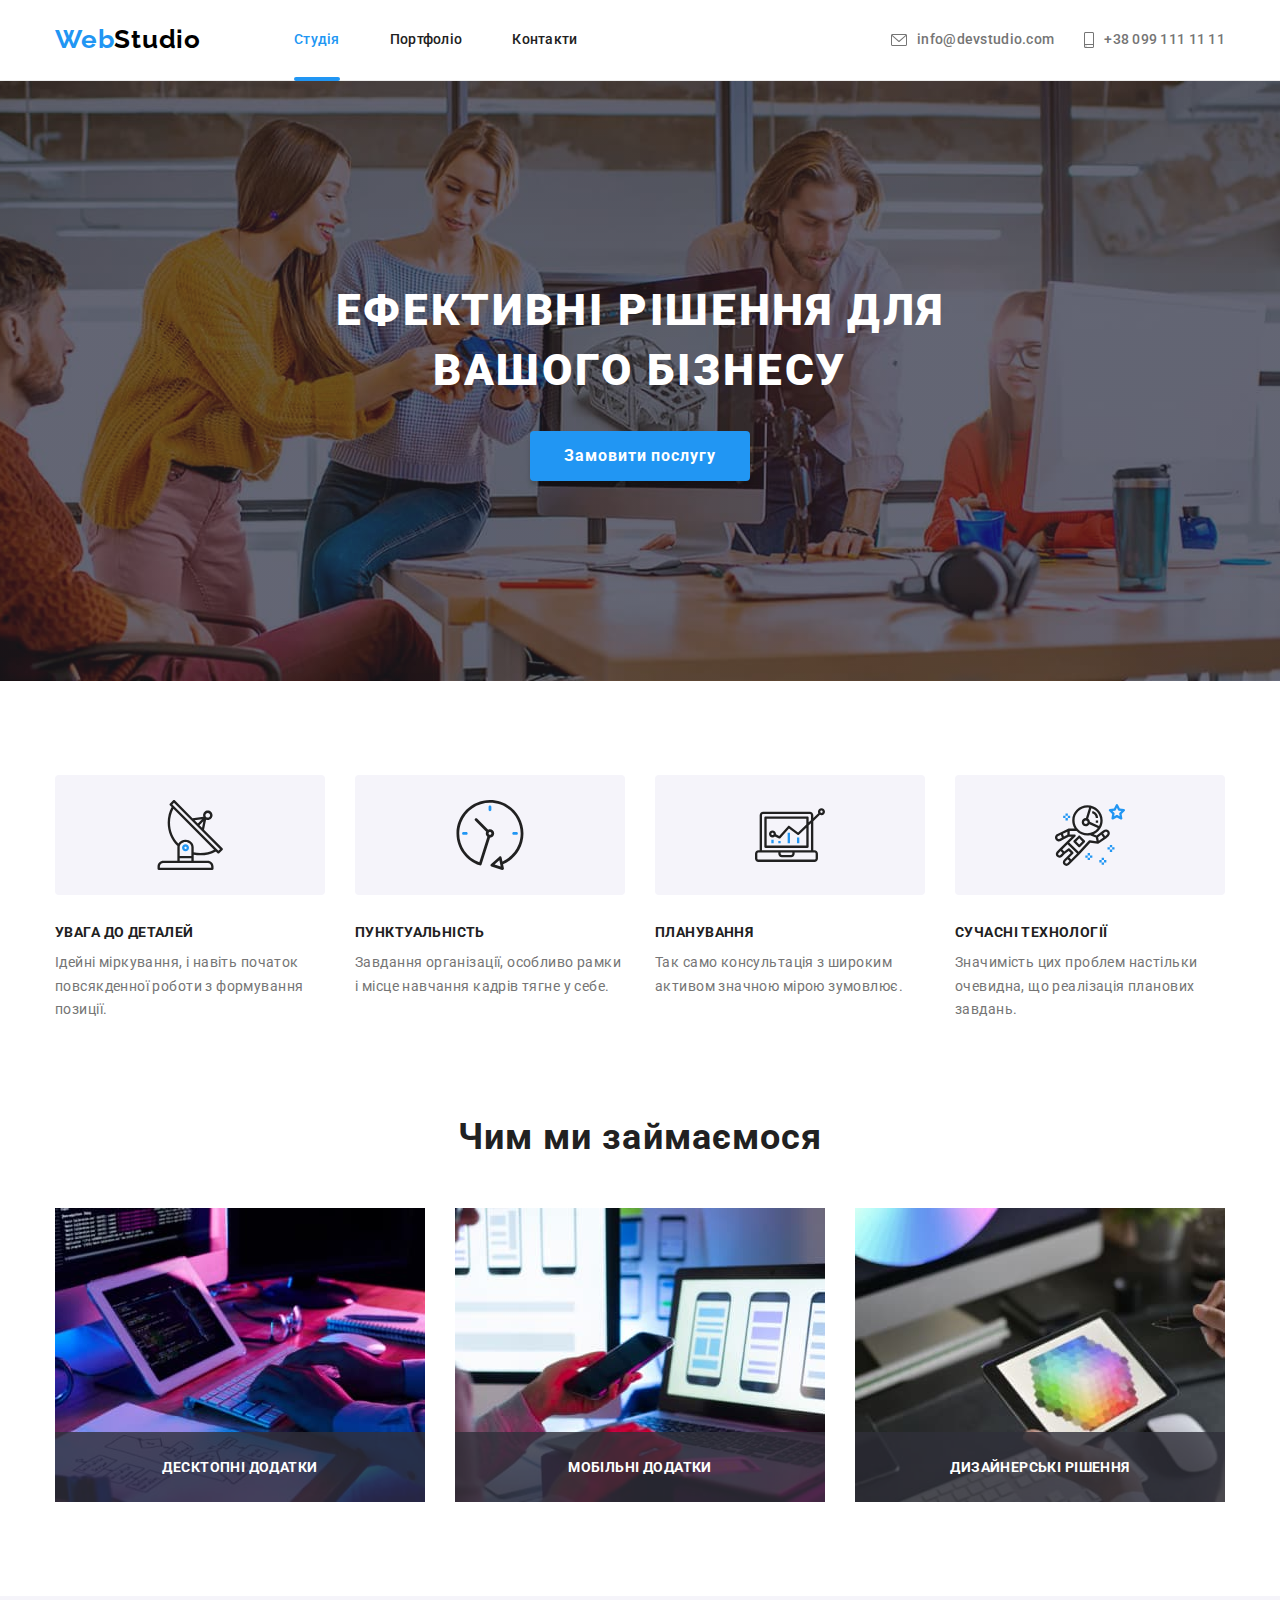
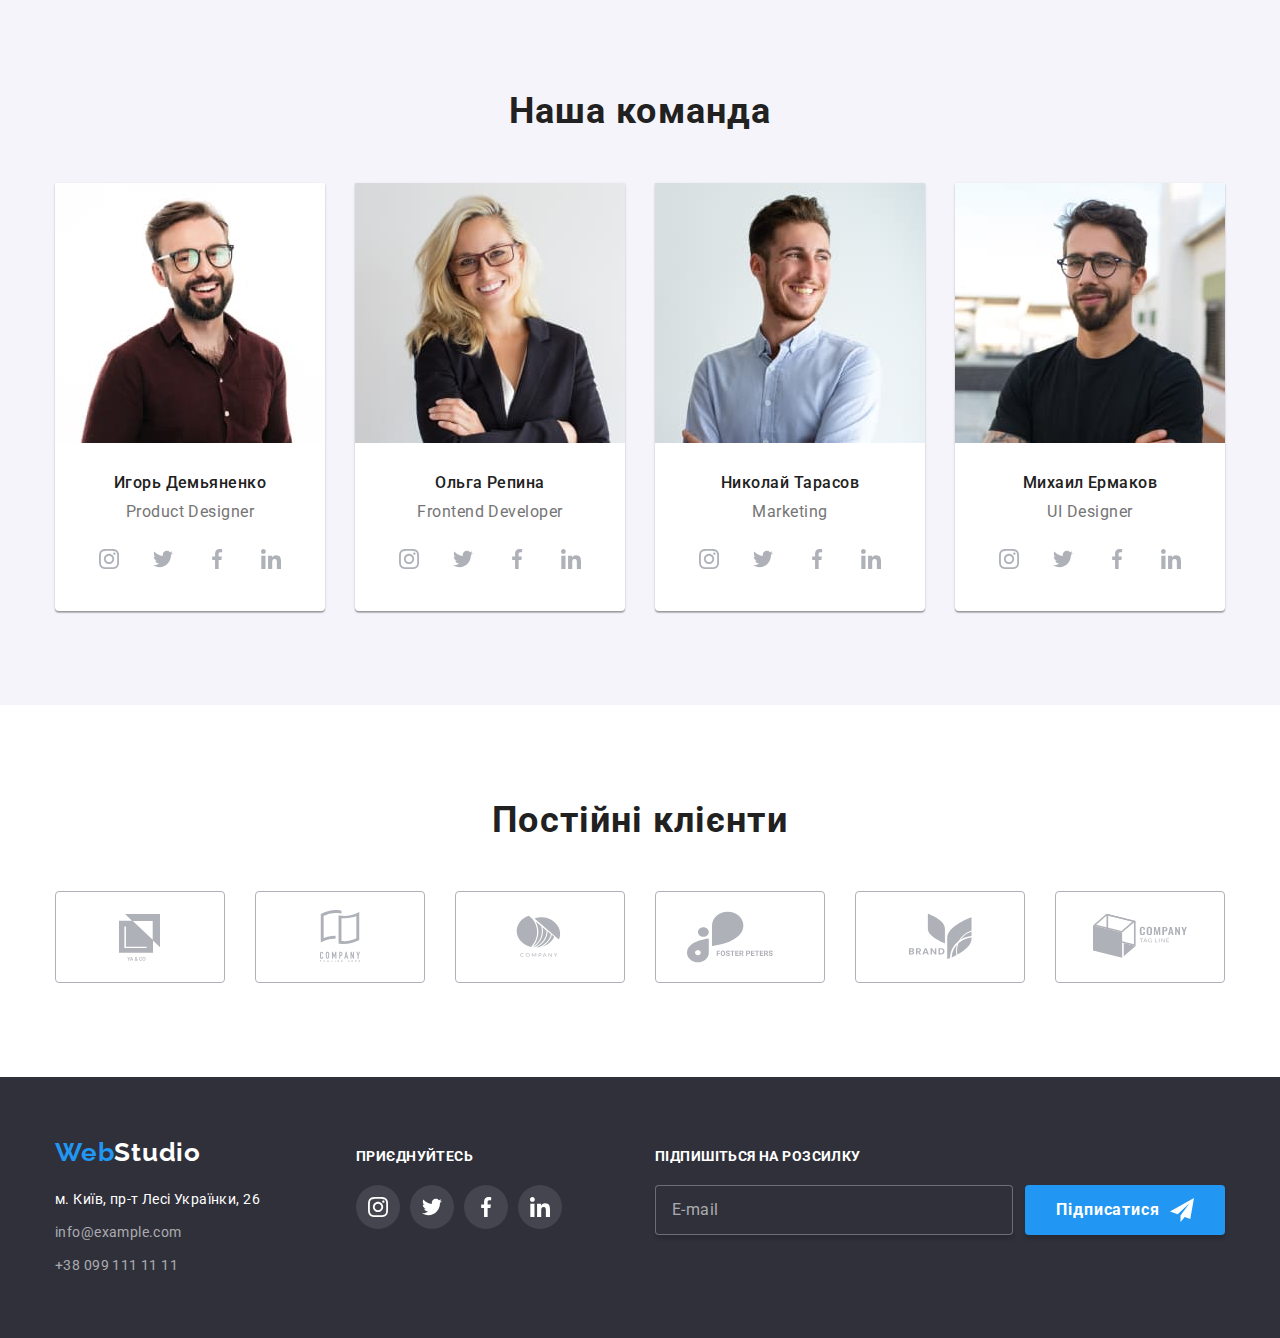
<file: index.html>
<!DOCTYPE html>
<html lang="ru">
  <head>
    <meta charset="UTF-8" />
    <meta name="viewport" content="width=device-width, initial-scale=1.0" />
    <title>Студия</title>
    <link
      rel="stylesheet"
      href="https://cdnjs.cloudflare.com/ajax/libs/modern-normalize/1.1.0/modern-normalize.min.css"
    />
    <link rel="preconnect" href="https://fonts.googleapis.com" />
    <link rel="preconnect" href="https://fonts.gstatic.com" crossorigin />
    <link
      href="https://fonts.googleapis.com/css2?family=Raleway:wght@700&family=Roboto:wght@400;500;700;900&display=swap"
      rel="stylesheet"
    />
    <link rel="stylesheet" href="./css/main.min.css" />
  </head>
  <body>
    <header class="header">
      <div class="header__container container">
        <!--Logo-->
        <a class="header__logo logo" href="./index.html">
          Web<span class="logo__dark">Studio</span>
        </a>
        <!-- Menu button open -->
        <button
          class="header__menu-btn menu-btn js-open-menu"
          aria-expanded="false"
          aria-controls="mobile-menu"
        >
          <svg class="menu-btn__icon" width="40" height="40">
            <use href="./images/icons.svg#menu-open-btn"></use>
          </svg>
        </button>
        <div class="menu-container js-menu-container" id="mobile-menu">
          <!-- Menu button close -->
          <button class="menu-container__menu-btn menu-btn js-close-menu">
            <svg class="menu-btn__icon" width="40" height="40">
              <use href="./images/icons.svg#menu-close-btn"></use>
            </svg>
          </button>
          <!--Navigation-->
          <nav class="site-nav">
            <ul class="site-nav__list">
              <li class="site-nav__item">
                <a class="site-nav__link site-nav__link--current" href="./index.html">Студія</a>
              </li>
              <li class="site-nav__item">
                <a class="site-nav__link" href="./portfolio.html">Портфоліо</a>
              </li>
              <li class="site-nav__item"><a class="site-nav__link" href="">Контакти</a></li>
            </ul>
          </nav>
          <!--Contacts-->
          <ul class="header-contacts">
            <li class="header-contacts__item">
              <a class="header-contacts__link" href="mailto:info@devstudio.com">
                <svg class="header-contacts__icon" width="16" height="12">
                  <use href="./images/icons.svg#envelope"></use>
                </svg>
                info@devstudio.com
              </a>
            </li>
            <li class="header-contacts__item">
              <a
                class="header-contacts__link header-contacts__link--accent"
                href="tel:+380991111111"
              >
                <svg class="header-contacts__icon" width="10" height="16">
                  <use href="./images/icons.svg#smartphone"></use>
                </svg>
                +38 099 111 11 11
              </a>
            </li>
          </ul>
          <!-- Socials -->
          <ul class="menu-socials">
            <li class="menu-socials__item"><a href="" class="menu-socials__link">Instagram</a></li>
            <li class="menu-socials__item"><a href="" class="menu-socials__link">Twitter</a></li>
            <li class="menu-socials__item"><a href="" class="menu-socials__link">Facebook</a></li>
            <li class="menu-socials__item"><a href="" class="menu-socials__link">LinkedIn</a></li>
          </ul>
        </div>
      </div>
    </header>

    <main>
      <!--Hero section-->
      <section class="hero">
        <div class="container">
          <h1 class="hero__title">
            Ефективні рішення для <br />
            вашого бізнесу
          </h1>
          <button class="hero__button button" type="button" data-modal-open>
            Замовити послугу
          </button>
        </div>
      </section>

      <!--Features -->
      <section class="section">
        <div class="container">
          <h2 class="visually-hidden">Особливості</h2>
          <ul class="features">
            <li class="features__item">
              <div class="features__thumb">
                <svg class="features__icon" width="70" height="70">
                  <use href="./images/icons.svg#features-aerial"></use>
                </svg>
              </div>
              <h3 class="feature__title">Увага до деталей</h3>
              <p class="feature__description">
                Ідейні міркування, і навіть початок повсякденної роботи з формування позиції.
              </p>
            </li>
            <li class="features__item">
              <div class="features__thumb">
                <svg class="features__icon" width="70" height="70">
                  <use href="./images/icons.svg#features-clock"></use>
                </svg>
              </div>
              <h3 class="feature__title">Пунктуальність</h3>
              <p class="feature__description">
                Завдання організації, особливо рамки і місце навчання кадрів тягне у себе.
              </p>
            </li>
            <li class="features__item">
              <div class="features__thumb">
                <svg class="features__icon" width="70" height="70">
                  <use href="./images/icons.svg#features-diagram"></use>
                </svg>
              </div>
              <h3 class="feature__title">Планування</h3>
              <p class="feature__description">
                Так само консультація з широким активом значною мірою зумовлює.
              </p>
            </li>
            <li class="features__item">
              <div class="features__thumb">
                <svg class="features__icon" width="70" height="70">
                  <use href="./images/icons.svg#features-astronaut"></use>
                </svg>
              </div>
              <h3 class="feature__title">Сучасні технології</h3>
              <p class="feature__description">
                Значимість цих проблем настільки очевидна, що реалізація планових завдань.
              </p>
            </li>
          </ul>
        </div>
      </section>

      <!--What we do-->
      <section class="section section--no-top-padding section--shown-on-desktop-only">
        <div class="container">
          <h2 class="section__title">Чим ми займаємося</h2>
          <ul class="what-we-do-list">
            <li class="what-we-do-list__item">
              <img
                src="./images/what-we-do-img01.jpg"
                srcset="./images/what-we-do-img01.jpg 1x, ./images/what-we-do-img01-2x.jpg 2x"
                alt="Робота з кодом"
                width="370"
              />
              <div class="what-we-do-list__overlay">
                <h3 class="what-we-do-list__title">Десктопні додатки</h3>
              </div>
            </li>
            <li class="what-we-do-list__item">
              <img
                src="./images/what-we-do-img02.jpg"
                srcset="./images/what-we-do-img02.jpg 1x, ./images/what-we-do-img02-2x.jpg 2x"
                alt="Адаптація сайту до мобільних пристроїв"
                width="370"
              />
              <div class="what-we-do-list__overlay">
                <h3 class="what-we-do-list__title">Мобільні додатки</h3>
              </div>
            </li>
            <li class="what-we-do-list__item">
              <img
                src="./images/what-we-do-img03.jpg"
                srcset="./images/what-we-do-img03.jpg 1x, ./images/what-we-do-img03-2x.jpg 2x"
                alt="Підбір кольору"
                width="370"
              />
              <div class="what-we-do-list__overlay">
                <h3 class="what-we-do-list__title">Дизайнерські рішення</h3>
              </div>
            </li>
          </ul>
        </div>
      </section>

      <!--Our team-->
      <section class="section section--team-bg">
        <div class="container">
          <h2 class="section__title">Наша команда</h2>
          <ul class="team">
            <li class="team__item">
              <picture>
                <source
                  srcset="
                    ./images/our-team-photo-igor-demjanenko.jpg    1x,
                    ./images/our-team-photo-igor-demjanenko-2x.jpg 2x
                  "
                  media="(min-width: 1200px)"
                  type="image/jpeg"
                />
                <source
                  srcset="
                    ./images/our-team-photo-igor-demjanenko-tablet.jpg    1x,
                    ./images/our-team-photo-igor-demjanenko-tablet-2x.jpg 2x
                  "
                  media="(min-width: 768px)"
                  type="image/jpeg"
                />
                <source
                  srcset="
                    ./images/our-team-photo-igor-demjanenko-mob.jpg    1x,
                    ./images/our-team-photo-igor-demjanenko-mob-2x.jpg 2x
                  "
                  media="(max-width: 767px)"
                  type="image/jpeg"
                />
                <img
                  src="./images/our-team-photo-igor-demjanenko-mob.jpg"
                  alt="Фотография"
                  width="450"
                  height="460"
                />
              </picture>
              <div class="team__box">
                <h3 class="team__title">Игорь Демьяненко</h3>
                <p class="team__text">Product Designer</p>
                <ul class="socials">
                  <li class="socials__item">
                    <a href="" class="socials__link" aria-label="Instagram">
                      <span class="visually-hidden">Instagram</span>
                      <svg class="socials__icon" width="20" height="20">
                        <use href="./images/icons.svg#socials-instagram"></use>
                      </svg>
                    </a>
                  </li>
                  <li class="socials__item">
                    <a href="" class="socials__link" aria-label="Twitter">
                      <span class="visually-hidden">Twitter</span>
                      <svg class="socials__icon" width="20" height="20">
                        <use href="./images/icons.svg#socials-twitter"></use>
                      </svg>
                    </a>
                  </li>
                  <li class="socials__item">
                    <a href="" class="socials__link" aria-label="Facebook">
                      <span class="visually-hidden">Facebook</span>
                      <svg class="socials__icon" width="20" height="20">
                        <use href="./images/icons.svg#socials-facebook"></use>
                      </svg>
                    </a>
                  </li>
                  <li class="socials__item">
                    <a href="" class="socials__link" aria-label="Linked in">
                      <span class="visually-hidden">Linked in</span>
                      <svg class="socials__icon" width="20" height="20">
                        <use href="./images/icons.svg#socials__linkedin"></use>
                      </svg>
                    </a>
                  </li>
                </ul>
              </div>
            </li>
            <li class="team__item">
              <picture>
                <source
                  srcset="
                    ./images/our-team-photo-olga-repina.jpg    1x,
                    ./images/our-team-photo-olga-repina-2x.jpg 2x
                  "
                  media="(min-width: 1200px)"
                  type="image/jpeg"
                />
                <source
                  srcset="
                    ./images/our-team-photo-olga-repina-tablet.jpg    1x,
                    ./images/our-team-photo-olga-repina-tablet-2x.jpg 2x
                  "
                  media="(min-width: 768px)"
                  type="image/jpeg"
                />
                <source
                  srcset="
                    ./images/our-team-photo-olga-repina-mob.jpg    1x,
                    ./images/our-team-photo-olga-repina-mob-2x.jpg 2x
                  "
                  media="(max-width: 767px)"
                  type="image/jpeg"
                />
                <img
                  src="./images/our-team-photo-olga-repina-mob.jpg"
                  alt="Фотография"
                  width="450"
                  height="460"
                />
              </picture>
              <div class="team__box">
                <h3 class="team__title">Ольга Репина</h3>
                <p class="team__text">Frontend Developer</p>
                <ul class="socials">
                  <li class="socials__item">
                    <a href="" class="socials__link" aria-label="Instagram">
                      <span class="visually-hidden">Instagram</span>
                      <svg class="socials__icon" width="20" height="20">
                        <use href="./images/icons.svg#socials-instagram"></use>
                      </svg>
                    </a>
                  </li>
                  <li class="socials__item">
                    <a href="" class="socials__link" aria-label="Twitter">
                      <span class="visually-hidden">Twitter</span>
                      <svg class="socials__icon" width="20" height="20">
                        <use href="./images/icons.svg#socials-twitter"></use>
                      </svg>
                    </a>
                  </li>
                  <li class="socials__item">
                    <a href="" class="socials__link" aria-label="Facebook">
                      <span class="visually-hidden">Facebook</span>
                      <svg class="socials__icon" width="20" height="20">
                        <use href="./images/icons.svg#socials-facebook"></use>
                      </svg>
                    </a>
                  </li>
                  <li class="socials__item">
                    <a href="" class="socials__link" aria-label="Linked in">
                      <span class="visually-hidden">Linked in</span>
                      <svg class="socials__icon" width="20" height="20">
                        <use href="./images/icons.svg#socials__linkedin"></use>
                      </svg>
                    </a>
                  </li>
                </ul>
              </div>
            </li>
            <li class="team__item">
              <picture>
                <source
                  srcset="
                    ./images/our-team-photo-nikolai-tarasov.jpg    1x,
                    ./images/our-team-photo-nikolai-tarasov-2x.jpg 2x
                  "
                  media="(min-width: 1200px)"
                  type="image/jpeg"
                />
                <source
                  srcset="
                    ./images/our-team-photo-nikolai-tarasov-tablet.jpg    1x,
                    ./images/our-team-photo-nikolai-tarasov-tablet-2x.jpg 2x
                  "
                  media="(min-width: 768px)"
                  type="image/jpeg"
                />
                <source
                  srcset="
                    ./images/our-team-photo-nikolai-tarasov-mob.jpg    1x,
                    ./images/our-team-photo-nikolai-tarasov-mob-2x.jpg 2x
                  "
                  media="(max-width: 767px)"
                  type="image/jpeg"
                />
                <img
                  src="./images/our-team-photo-nikolai-tarasov-mob.jpg"
                  alt="Фотография"
                  width="450"
                  height="460"
                />
              </picture>
              <div class="team__box">
                <h3 class="team__title">Николай Тарасов</h3>
                <p class="team__text">Marketing</p>
                <ul class="socials">
                  <li class="socials__item">
                    <a href="" class="socials__link" aria-label="Instagram">
                      <span class="visually-hidden">Instagram</span>
                      <svg class="socials__icon" width="20" height="20">
                        <use href="./images/icons.svg#socials-instagram"></use>
                      </svg>
                    </a>
                  </li>
                  <li class="socials__item">
                    <a href="" class="socials__link" aria-label="Twitter">
                      <span class="visually-hidden">Twitter</span>
                      <svg class="socials__icon" width="20" height="20">
                        <use href="./images/icons.svg#socials-twitter"></use>
                      </svg>
                    </a>
                  </li>
                  <li class="socials__item">
                    <a href="" class="socials__link" aria-label="Facebook">
                      <span class="visually-hidden">Facebook</span>
                      <svg class="socials__icon" width="20" height="20">
                        <use href="./images/icons.svg#socials-facebook"></use>
                      </svg>
                    </a>
                  </li>
                  <li class="socials__item">
                    <a href="" class="socials__link" aria-label="Linked in">
                      <span class="visually-hidden">Linked in</span>
                      <svg class="socials__icon" width="20" height="20">
                        <use href="./images/icons.svg#socials__linkedin"></use>
                      </svg>
                    </a>
                  </li>
                </ul>
              </div>
            </li>
            <li class="team__item">
              <picture>
                <source
                  srcset="
                    ./images/our-team-photo-mihail-ermakov.jpg    1x,
                    ./images/our-team-photo-mihail-ermakov-2x.jpg 2x
                  "
                  media="(min-width: 1200px)"
                  type="image/jpeg"
                />
                <source
                  srcset="
                    ./images/our-team-photo-mihail-ermakov-tablet.jpg    1x,
                    ./images/our-team-photo-mihail-ermakov-tablet-2x.jpg 2x
                  "
                  media="(min-width: 768px)"
                  type="image/jpeg"
                />
                <source
                  srcset="
                    ./images/our-team-photo-mihail-ermakov-mob.jpg    1x,
                    ./images/our-team-photo-mihail-ermakov-mob-2x.jpg 2x
                  "
                  media="(max-width: 767px)"
                  type="image/jpeg"
                />
                <img
                  src="./images/our-team-photo-mihail-ermakov-mob.jpg"
                  alt="Фотография"
                  width="450"
                  height="460"
                />
              </picture>
              <div class="team__box">
                <h3 class="team__title">Михаил Ермаков</h3>
                <p class="team__text">UI Designer</p>
                <ul class="socials">
                  <li class="socials__item">
                    <a href="" class="socials__link" aria-label="Instagram">
                      <span class="visually-hidden">Instagram</span>
                      <svg class="socials__icon" width="20" height="20">
                        <use href="./images/icons.svg#socials-instagram"></use>
                      </svg>
                    </a>
                  </li>
                  <li class="socials__item">
                    <a href="" class="socials__link" aria-label="Twitter">
                      <span class="visually-hidden">Twitter</span>
                      <svg class="socials__icon" width="20" height="20">
                        <use href="./images/icons.svg#socials-twitter"></use>
                      </svg>
                    </a>
                  </li>
                  <li class="socials__item">
                    <a href="" class="socials__link" aria-label="Facebook">
                      <span class="visually-hidden">Facebook</span>
                      <svg class="socials__icon" width="20" height="20">
                        <use href="./images/icons.svg#socials-facebook"></use>
                      </svg>
                    </a>
                  </li>
                  <li class="socials__item">
                    <a href="" class="socials__link" aria-label="Linked in">
                      <span class="visually-hidden">Linked in</span>
                      <svg class="socials__icon" width="20" height="20">
                        <use href="./images/icons.svg#socials__linkedin"></use>
                      </svg>
                    </a>
                  </li>
                </ul>
              </div>
            </li>
          </ul>
        </div>
      </section>

      <!-- Customers -->
      <section class="section">
        <div class="container">
          <h2 class="section__title">Постійні клієнти</h2>
          <ul class="customers">
            <li class="customers__item">
              <a href="" class="customers__link">
                <svg class="customers__icon" width="106" height="60">
                  <use href="./images/icons.svg#client1"></use>
                </svg>
              </a>
            </li>
            <li class="customers__item">
              <a href="" class="customers__link">
                <svg class="customers__icon" width="106" height="60">
                  <use href="./images/icons.svg#client2"></use>
                </svg>
              </a>
            </li>
            <li class="customers__item">
              <a href="" class="customers__link">
                <svg class="customers__icon" width="106" height="60">
                  <use href="./images/icons.svg#client3"></use>
                </svg>
              </a>
            </li>
            <li class="customers__item">
              <a href="" class="customers__link">
                <svg class="customers__icon" width="106" height="60">
                  <use href="./images/icons.svg#client4"></use>
                </svg>
              </a>
            </li>
            <li class="customers__item">
              <a href="" class="customers__link">
                <svg class="customers__icon" width="106" height="60">
                  <use href="./images/icons.svg#client5"></use>
                </svg>
              </a>
            </li>
            <li class="customers__item">
              <a href="" class="customers__link">
                <svg class="customers__icon" width="106" height="60">
                  <use href="./images/icons.svg#client6"></use>
                </svg>
              </a>
            </li>
          </ul>
        </div>
      </section>
    </main>

    <footer class="footer">
      <div class="container">
        <div class="footer__wrap">
          <div class="footer-address">
            <!--Logo-->
            <a class="footer-address__logo logo" href="./index.html">
              Web<span class="logo__light">Studio</span>
            </a>
            <address class="footer-address__address">
              <ul class="footer-address__list">
                <!--Address-->
                <li class="footer-address__item">
                  <a
                    class="footer-address__link footer-address__link--physical"
                    href="https://www.google.com.ua/maps/place/%D0%B1%D1%83%D0%BB.+%D0%9B%D0%B5%D1%81%D0%B8+%D0%A3%D0%BA%D1%80%D0%B0%D0%B8%D0%BD%D0%BA%D0%B8,+26,+%D0%9A%D0%B8%D0%B5%D0%B2,+02000/"
                  >
                    м. Київ, пр-т Лесі Українки, 26
                  </a>
                </li>
                <!--Contacts-->
                <li class="footer-address__item">
                  <a class="footer-address__link" href="mailto:info@example.com">
                    info@example.com
                  </a>
                </li>
                <li class="footer-address__item">
                  <a class="footer-address__link" href="tel:+380991111111">+38 099 111 11 11</a>
                </li>
              </ul>
            </address>
          </div>
          <div class="footer-invitation">
            <h2 class="footer-invitation__title">Приєднуйтесь</h2>
            <ul class="socials">
              <li class="socials__item">
                <a href="" class="socials__link socials__link--dark" aria-label="Instagram">
                  <span class="visually-hidden">Instagram</span>
                  <svg class="socials__icon" width="20" height="20">
                    <use href="./images/icons.svg#socials-instagram"></use>
                  </svg>
                </a>
              </li>
              <li class="socials__item">
                <a href="" class="socials__link socials__link--dark" aria-label="Twitter">
                  <span class="visually-hidden">Twitter</span>
                  <svg class="socials__icon" width="20" height="20">
                    <use href="./images/icons.svg#socials-twitter"></use>
                  </svg>
                </a>
              </li>
              <li class="socials__item">
                <a href="" class="socials__link socials__link--dark" aria-label="Facebook">
                  <span class="visually-hidden">Facebook</span>
                  <svg class="socials__icon" width="20" height="20">
                    <use href="./images/icons.svg#socials-facebook"></use>
                  </svg>
                </a>
              </li>
              <li class="socials__item">
                <a href="" class="socials__link socials__link--dark" aria-label="Linked in">
                  <span class="visually-hidden">Linked in</span>
                  <svg class="socials__icon" width="20" height="20">
                    <use href="./images/icons.svg#socials__linkedin"></use>
                  </svg>
                </a>
              </li>
            </ul>
          </div>
          <form class="subscription-form">
            <label class="subscription-form__title" for="subscription-email">
              Підпишіться на розсилку
            </label>
            <div class="subscription-form__wrap">
              <input
                class="subscription-form__field-email"
                type="email"
                name="subscription-email"
                id="subscription-email"
                placeholder="E-mail"
              />
              <button class="subscription-form__button button button--no-padding" type="submit">
                Підписатися
                <svg class="button__icon" width="24" height="24">
                  <use href="./images/icons.svg#form-send"></use>
                </svg>
              </button>
            </div>
          </form>
        </div>
      </div>
    </footer>

    <!-- Modal window -->
    <div class="backdrop is-hidden" data-modal>
      <div class="modal">
        <button class="modal__btn-close" type="button" data-modal-close>
          <svg class="modal__btn-close-icon" width="18" height="18">
            <use href="./images/icons.svg#cross"></use>
          </svg>
        </button>
        <form class="order-form" name="order">
          <h2 class="order-form__title">Залиште свої дані, ми вам передзвонимо</h2>

          <label class="order-text-field">
            <span class="order-text-field__label">Ім'я</span>
            <span class="order-text-field__input-wrap">
              <input class="order-text-field__input" type="text" name="username" autofocus />
              <svg class="order-text-field__icon" width="18" height="18">
                <use href="./images/icons.svg#form-person"></use>
              </svg>
            </span>
          </label>

          <label class="order-text-field">
            <span class="order-text-field__label">Телефон</span>
            <span class="order-text-field__input-wrap">
              <input class="order-text-field__input" type="tel" name="phone" />
              <svg class="order-text-field__icon" width="18" height="18">
                <use href="./images/icons.svg#form-phone"></use>
              </svg>
            </span>
          </label>

          <label class="order-text-field">
            <span class="order-text-field__label">Пошта</span>
            <span class="order-text-field__input-wrap">
              <input class="order-text-field__input" type="email" name="mail" />
              <svg class="order-text-field__icon" width="18" height="18">
                <use href="./images/icons.svg#form-mail"></use>
              </svg>
            </span>
          </label>

          <label class="order-text-field order-text-field--multiline">
            <span class="order-text-field__label">Коментар</span>
            <textarea
              class="order-text-field__input order-text-field__input--multiline"
              name="comment"
              id="comment"
              placeholder="Введіть текст"
            ></textarea>
          </label>

          <label class="order-checkbox-field">
            <input class="order-checkbox-field__input" type="checkbox" name="policy" />
            <span class="order-checkbox-field__checkbox-custom">
              <svg class="order-checkbox-field__checkbox-custom-icon" width="16" height="16">
                <use href="./images/icons.svg#form-checkbox-tick"></use>
              </svg>
            </span>
            <span class="order-checkbox-field__label">
              Погоджуюся з розсилкою та приймаю <a class="policy-link" href="">Умови договору</a>
            </span>
          </label>

          <button class="order-form__button button" type="submit">Відправити</button>
        </form>
      </div>
    </div>

    <script src="./js/modal.js"></script>
    <script src="./js/mobile-menu.js"></script>
  </body>
</html>
</file>
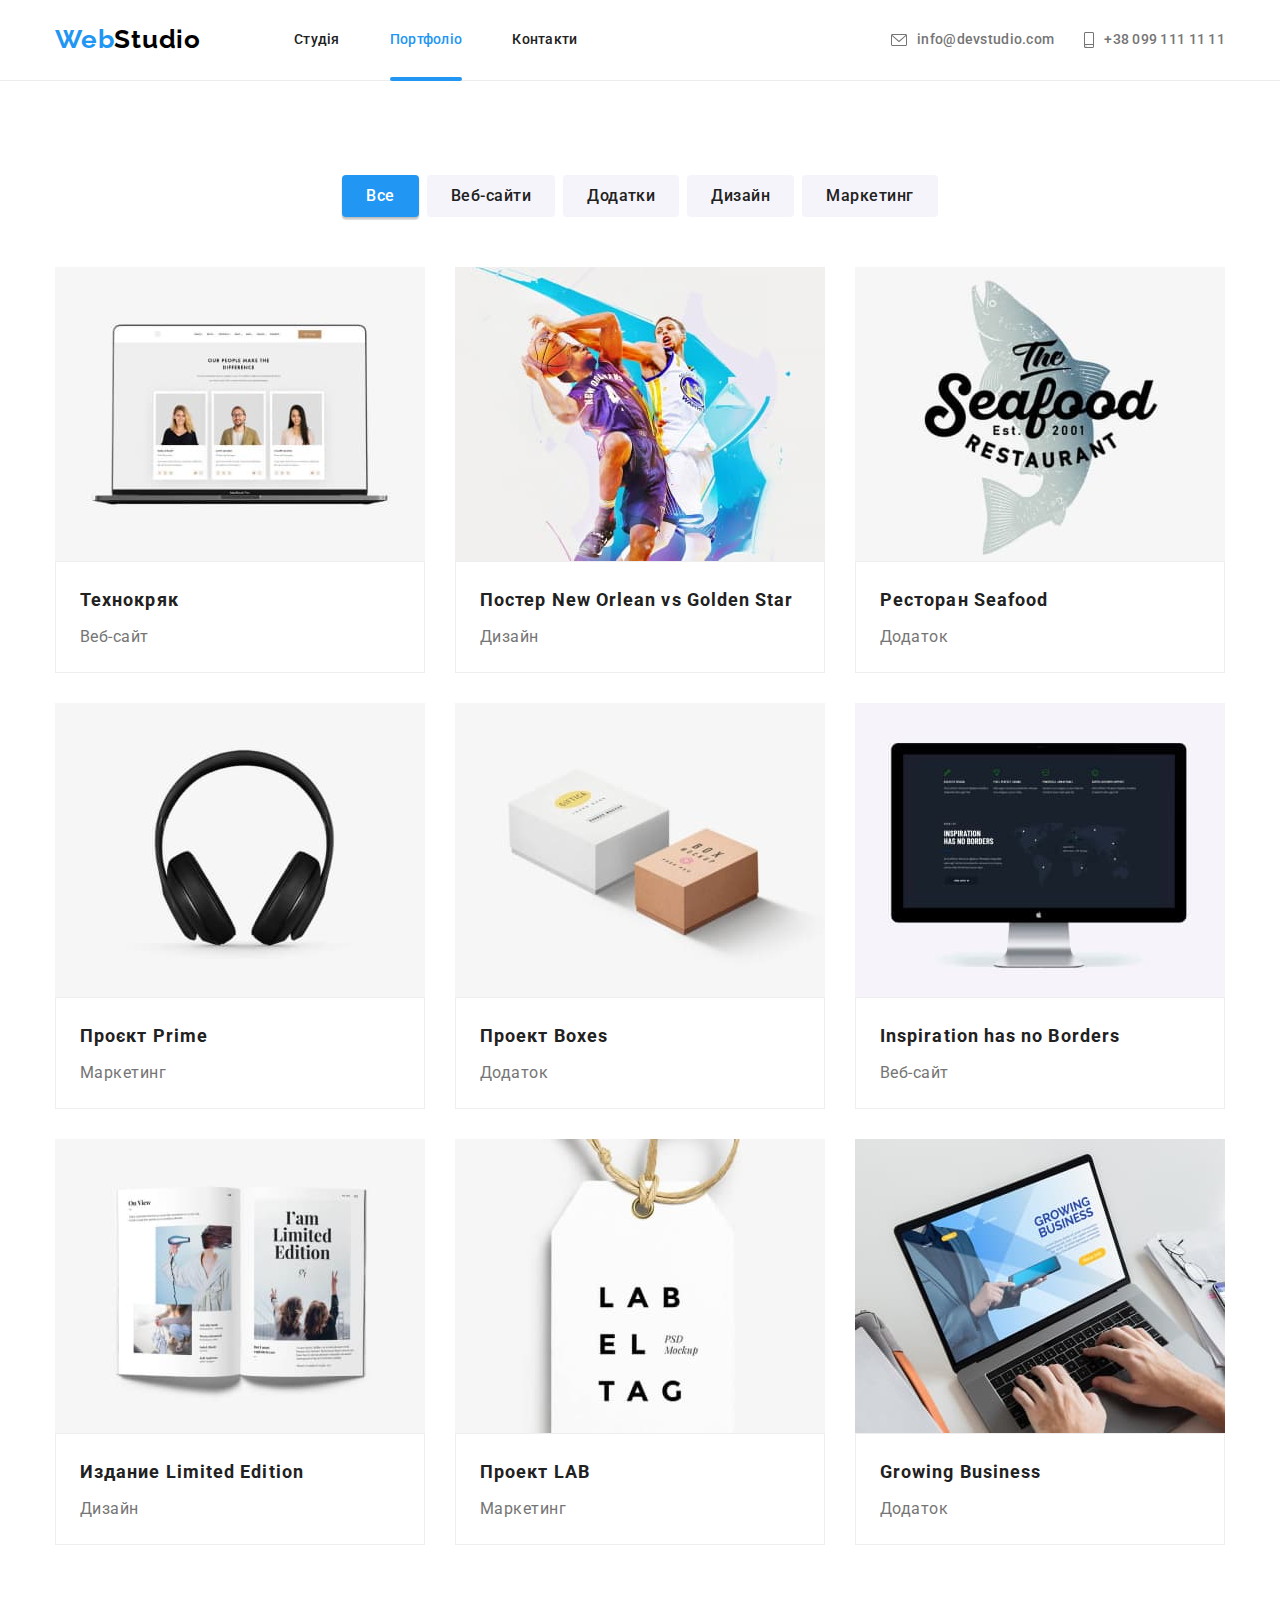
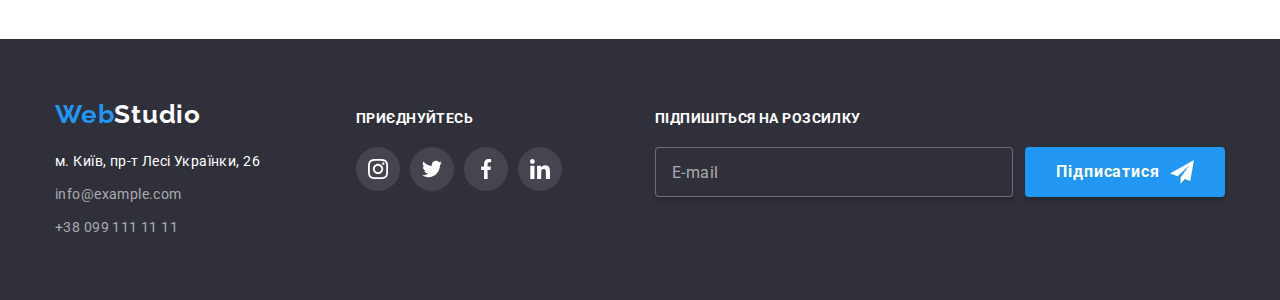
<file: portfolio.html>
<!DOCTYPE html>
<html lang="ru">
  <head>
    <meta charset="UTF-8" />
    <meta name="viewport" content="width=device-width, initial-scale=1.0" />
    <title>Портфолио</title>
    <link
      rel="stylesheet"
      href="https://cdnjs.cloudflare.com/ajax/libs/modern-normalize/1.1.0/modern-normalize.min.css"
    />
    <link rel="preconnect" href="https://fonts.googleapis.com" />
    <link rel="preconnect" href="https://fonts.gstatic.com" crossorigin />
    <link
      href="https://fonts.googleapis.com/css2?family=Raleway:wght@700&family=Roboto:wght@400;500;700;900&display=swap"
      rel="stylesheet"
    />
    <link rel="stylesheet" href="./css/main.min.css" />
  </head>
  <body>
    <header class="header">
      <div class="header__container container">
        <!--Logo-->
        <a class="header__logo logo" href="./index.html">
          Web<span class="logo__dark">Studio</span>
        </a>
        <!-- Menu button open -->
        <button
          class="header__menu-btn menu-btn js-open-menu"
          aria-expanded="false"
          aria-controls="mobile-menu"
        >
          <svg class="menu-btn__icon" width="40" height="40">
            <use href="./images/icons.svg#menu-open-btn"></use>
          </svg>
        </button>
        <div class="menu-container js-menu-container" id="mobile-menu">
          <!-- Menu button close -->
          <button class="menu-container__menu-btn menu-btn js-close-menu">
            <svg class="menu-btn__icon" width="40" height="40">
              <use href="./images/icons.svg#menu-close-btn"></use>
            </svg>
          </button>
          <!--Navigation-->
          <nav class="site-nav">
            <ul class="site-nav__list">
              <li class="site-nav__item">
                <a class="site-nav__link" href="./index.html">Студія</a>
              </li>
              <li class="site-nav__item">
                <a class="site-nav__link site-nav__link--current" href="./portfolio.html">
                  Портфоліо
                </a>
              </li>
              <li class="site-nav__item"><a class="site-nav__link" href="">Контакти</a></li>
            </ul>
          </nav>
          <!--Contacts-->
          <ul class="header-contacts">
            <li class="header-contacts__item">
              <a class="header-contacts__link" href="mailto:info@devstudio.com">
                <svg class="header-contacts__icon" width="16" height="12">
                  <use href="./images/icons.svg#envelope"></use>
                </svg>
                info@devstudio.com
              </a>
            </li>
            <li class="header-contacts__item">
              <a
                class="header-contacts__link header-contacts__link--accent"
                href="tel:+380991111111"
              >
                <svg class="header-contacts__icon" width="10" height="16">
                  <use href="./images/icons.svg#smartphone"></use>
                </svg>
                +38 099 111 11 11
              </a>
            </li>
          </ul>
          <!-- Socials -->
          <ul class="menu-socials">
            <li class="menu-socials__item"><a href="" class="menu-socials__link">Instagram</a></li>
            <li class="menu-socials__item"><a href="" class="menu-socials__link">Twitter</a></li>
            <li class="menu-socials__item"><a href="" class="menu-socials__link">Facebook</a></li>
            <li class="menu-socials__item"><a href="" class="menu-socials__link">LinkedIn</a></li>
          </ul>
        </div>
      </div>
    </header>

    <main>
      <!-- Protfolio section -->
      <section class="section">
        <div class="container">
          <h1 class="visually-hidden">Портфолио</h1>
          <!--Filter-->
          <ul class="filter">
            <li class="filter__item">
              <button class="filter__item-button filter__item-button--current" type="button">
                Все
              </button>
            </li>
            <li class="filter__item">
              <button class="filter__item-button" type="button">Веб-сайти</button>
            </li>
            <li class="filter__item">
              <button class="filter__item-button" type="button">Додатки</button>
            </li>
            <li class="filter__item">
              <button class="filter__item-button" type="button">Дизайн</button>
            </li>
            <li class="filter__item">
              <button class="filter__item-button" type="button">Маркетинг</button>
            </li>
          </ul>
          <!--Examples-->
          <ul class="examples-list">
            <li class="examples-list__item">
              <a href="" class="examples-list__item-link">
                <div class="examples-list__item-thumb">
                  <picture>
                    <source
                      srcset="./images/project01.jpg 1x, ./images/project01-2x.jpg 2x"
                      media="(min-width: 1200px)"
                      type="image/jpeg"
                    />
                    <source
                      srcset="./images/project01-tablet.jpg 1x, ./images/project01-tablet-2x.jpg 2x"
                      media="(min-width: 768px)"
                      type="image/jpeg"
                    />
                    <source
                      srcset="./images/project01-mob.jpg 1x, ./images/project01-mob-2x.jpg 2x"
                      media="(max-width: 767px)"
                      type="image/jpeg"
                    />
                    <img
                      src="./images/project01-mob.jpg"
                      alt="Фото проєкта"
                      width="450"
                      height="294"
                    />
                  </picture>
                  <div class="examples-list__item-overlay">
                    <p class="examples-list__item-overlay-text">
                      Ресурс пропонує комплексні пропозиції з різним рівнем функціоналу та сервісів.
                      Все це дозволить відвідувачу отримати вичерпні відомості про компанію чи
                      приватну особу.
                    </p>
                  </div>
                </div>
                <div class="examples-list__item-footer">
                  <h2 class="examples-list__item-title">Технокряк</h2>
                  <p class="examples-list__item-category">Веб-сайт</p>
                </div>
              </a>
            </li>
            <li class="examples-list__item">
              <a href="" class="examples-list__item-link">
                <div class="examples-list__item-thumb">
                  <picture>
                    <source
                      srcset="./images/project02.jpg 1x, ./images/project02-2x.jpg 2x"
                      media="(min-width: 1200px)"
                      type="image/jpeg"
                    />
                    <source
                      srcset="./images/project02-tablet.jpg 1x, ./images/project02-tablet-2x.jpg 2x"
                      media="(min-width: 768px)"
                      type="image/jpeg"
                    />
                    <source
                      srcset="./images/project02-mob.jpg 1x, ./images/project02-mob-2x.jpg 2x"
                      media="(max-width: 767px)"
                      type="image/jpeg"
                    />
                    <img
                      src="./images/project02-mob.jpg"
                      alt="Фото проєкта"
                      width="450"
                      height="294"
                    />
                  </picture>
                  <div class="examples-list__item-overlay">
                    <p class="examples-list__item-overlay-text">
                      Ресурс пропонує комплексні пропозиції з різним рівнем функціоналу та сервісів.
                      Все це дозволить відвідувачу отримати вичерпні відомості про компанію чи
                      приватну особу.
                    </p>
                  </div>
                </div>
                <div class="examples-list__item-footer">
                  <h2 class="examples-list__item-title">Постер New Orlean vs Golden Star</h2>
                  <p class="examples-list__item-category">Дизайн</p>
                </div>
              </a>
            </li>
            <li class="examples-list__item">
              <a href="" class="examples-list__item-link">
                <div class="examples-list__item-thumb">
                  <picture>
                    <source
                      srcset="./images/project03.jpg 1x, ./images/project03-2x.jpg 2x"
                      media="(min-width: 1200px)"
                      type="image/jpeg"
                    />
                    <source
                      srcset="./images/project03-tablet.jpg 1x, ./images/project03-tablet-2x.jpg 2x"
                      media="(min-width: 768px)"
                      type="image/jpeg"
                    />
                    <source
                      srcset="./images/project03-mob.jpg 1x, ./images/project03-mob-2x.jpg 2x"
                      media="(max-width: 767px)"
                      type="image/jpeg"
                    />
                    <img
                      src="./images/project03-mob.jpg"
                      alt="Фото проєкта"
                      width="450"
                      height="294"
                    />
                  </picture>
                  <div class="examples-list__item-overlay">
                    <p class="examples-list__item-overlay-text">
                      Ресурс пропонує комплексні пропозиції з різним рівнем функціоналу та сервісів.
                      Все це дозволить відвідувачу отримати вичерпні відомості про компанію чи
                      приватну особу.
                    </p>
                  </div>
                </div>
                <div class="examples-list__item-footer">
                  <h2 class="examples-list__item-title">Ресторан Seafood</h2>
                  <p class="examples-list__item-category">Додаток</p>
                </div>
              </a>
            </li>
            <li class="examples-list__item">
              <a href="" class="examples-list__item-link">
                <div class="examples-list__item-thumb">
                  <picture>
                    <source
                      srcset="./images/project04.jpg 1x, ./images/project04-2x.jpg 2x"
                      media="(min-width: 1200px)"
                      type="image/jpeg"
                    />
                    <source
                      srcset="./images/project04-tablet.jpg 1x, ./images/project04-tablet-2x.jpg 2x"
                      media="(min-width: 768px)"
                      type="image/jpeg"
                    />
                    <source
                      srcset="./images/project04-mob.jpg 1x, ./images/project04-mob-2x.jpg 2x"
                      media="(max-width: 767px)"
                      type="image/jpeg"
                    />
                    <img
                      src="./images/project04-mob.jpg"
                      alt="Фото проєкта"
                      width="450"
                      height="294"
                    />
                  </picture>
                  <div class="examples-list__item-overlay">
                    <p class="examples-list__item-overlay-text">
                      Ресурс пропонує комплексні пропозиції з різним рівнем функціоналу та сервісів.
                      Все це дозволить відвідувачу отримати вичерпні відомості про компанію чи
                      приватну особу.
                    </p>
                  </div>
                </div>
                <div class="examples-list__item-footer">
                  <h2 class="examples-list__item-title">Проєкт Prime</h2>
                  <p class="examples-list__item-category">Маркетинг</p>
                </div>
              </a>
            </li>
            <li class="examples-list__item">
              <a href="" class="examples-list__item-link">
                <div class="examples-list__item-thumb">
                  <picture>
                    <source
                      srcset="./images/project05.jpg 1x, ./images/project05-2x.jpg 2x"
                      media="(min-width: 1200px)"
                      type="image/jpeg"
                    />
                    <source
                      srcset="./images/project05-tablet.jpg 1x, ./images/project05-tablet-2x.jpg 2x"
                      media="(min-width: 768px)"
                      type="image/jpeg"
                    />
                    <source
                      srcset="./images/project05-mob.jpg 1x, ./images/project05-mob-2x.jpg 2x"
                      media="(max-width: 767px)"
                      type="image/jpeg"
                    />
                    <img
                      src="./images/project05-mob.jpg"
                      alt="Фото проєкта"
                      width="450"
                      height="294"
                    />
                  </picture>
                  <div class="examples-list__item-overlay">
                    <p class="examples-list__item-overlay-text">
                      Ресурс пропонує комплексні пропозиції з різним рівнем функціоналу та сервісів.
                      Все це дозволить відвідувачу отримати вичерпні відомості про компанію чи
                      приватну особу.
                    </p>
                  </div>
                </div>
                <div class="examples-list__item-footer">
                  <h2 class="examples-list__item-title">Проект Boxes</h2>
                  <p class="examples-list__item-category">Додаток</p>
                </div>
              </a>
            </li>
            <li class="examples-list__item">
              <a href="" class="examples-list__item-link">
                <div class="examples-list__item-thumb">
                  <picture>
                    <source
                      srcset="./images/project06.jpg 1x, ./images/project06-2x.jpg 2x"
                      media="(min-width: 1200px)"
                      type="image/jpeg"
                    />
                    <source
                      srcset="./images/project06-tablet.jpg 1x, ./images/project06-tablet-2x.jpg 2x"
                      media="(min-width: 768px)"
                      type="image/jpeg"
                    />
                    <source
                      srcset="./images/project06-mob.jpg 1x, ./images/project06-mob-2x.jpg 2x"
                      media="(max-width: 767px)"
                      type="image/jpeg"
                    />
                    <img
                      src="./images/project06-mob.jpg"
                      alt="Фото проєкта"
                      width="450"
                      height="294"
                    />
                  </picture>
                  <div class="examples-list__item-overlay">
                    <p class="examples-list__item-overlay-text">
                      Ресурс пропонує комплексні пропозиції з різним рівнем функціоналу та сервісів.
                      Все це дозволить відвідувачу отримати вичерпні відомості про компанію чи
                      приватну особу.
                    </p>
                  </div>
                </div>
                <div class="examples-list__item-footer">
                  <h2 class="examples-list__item-title">Inspiration has no Borders</h2>
                  <p class="examples-list__item-category">Веб-сайт</p>
                </div>
              </a>
            </li>
            <li class="examples-list__item">
              <a href="" class="examples-list__item-link">
                <div class="examples-list__item-thumb">
                  <picture>
                    <source
                      srcset="./images/project07.jpg 1x, ./images/project07-2x.jpg 2x"
                      media="(min-width: 1200px)"
                      type="image/jpeg"
                    />
                    <source
                      srcset="./images/project07-tablet.jpg 1x, ./images/project07-tablet-2x.jpg 2x"
                      media="(min-width: 768px)"
                      type="image/jpeg"
                    />
                    <source
                      srcset="./images/project07-mob.jpg 1x, ./images/project07-mob-2x.jpg 2x"
                      media="(max-width: 767px)"
                      type="image/jpeg"
                    />
                    <img
                      src="./images/project07-mob.jpg"
                      alt="Фото проєкта"
                      width="450"
                      height="294"
                    />
                  </picture>
                  <div class="examples-list__item-overlay">
                    <p class="examples-list__item-overlay-text">
                      Ресурс пропонує комплексні пропозиції з різним рівнем функціоналу та сервісів.
                      Все це дозволить відвідувачу отримати вичерпні відомості про компанію чи
                      приватну особу.
                    </p>
                  </div>
                </div>
                <div class="examples-list__item-footer">
                  <h2 class="examples-list__item-title">Издание Limited Edition</h2>
                  <p class="examples-list__item-category">Дизайн</p>
                </div>
              </a>
            </li>
            <li class="examples-list__item">
              <a href="" class="examples-list__item-link">
                <div class="examples-list__item-thumb">
                  <picture>
                    <source
                      srcset="./images/project08.jpg 1x, ./images/project08-2x.jpg 2x"
                      media="(min-width: 1200px)"
                      type="image/jpeg"
                    />
                    <source
                      srcset="./images/project08-tablet.jpg 1x, ./images/project08-tablet-2x.jpg 2x"
                      media="(min-width: 768px)"
                      type="image/jpeg"
                    />
                    <source
                      srcset="./images/project08-mob.jpg 1x, ./images/project08-mob-2x.jpg 2x"
                      media="(max-width: 767px)"
                      type="image/jpeg"
                    />
                    <img
                      src="./images/project08-mob.jpg"
                      alt="Фото проєкта"
                      width="450"
                      height="294"
                    />
                  </picture>
                  <div class="examples-list__item-overlay">
                    <p class="examples-list__item-overlay-text">
                      Ресурс пропонує комплексні пропозиції з різним рівнем функціоналу та сервісів.
                      Все це дозволить відвідувачу отримати вичерпні відомості про компанію чи
                      приватну особу.
                    </p>
                  </div>
                </div>
                <div class="examples-list__item-footer">
                  <h2 class="examples-list__item-title">Проект LAB</h2>
                  <p class="examples-list__item-category">Маркетинг</p>
                </div>
              </a>
            </li>
            <li class="examples-list__item">
              <a href="" class="examples-list__item-link">
                <div class="examples-list__item-thumb">
                  <picture>
                    <source
                      srcset="./images/project09.jpg 1x, ./images/project09-2x.jpg 2x"
                      media="(min-width: 1200px)"
                      type="image/jpeg"
                    />
                    <source
                      srcset="./images/project09-tablet.jpg 1x, ./images/project09-tablet-2x.jpg 2x"
                      media="(min-width: 768px)"
                      type="image/jpeg"
                    />
                    <source
                      srcset="./images/project09-mob.jpg 1x, ./images/project09-mob-2x.jpg 2x"
                      media="(max-width: 767px)"
                      type="image/jpeg"
                    />
                    <img
                      src="./images/project09-mob.jpg"
                      alt="Фото проєкта"
                      width="450"
                      height="294"
                    />
                  </picture>
                  <div class="examples-list__item-overlay">
                    <p class="examples-list__item-overlay-text">
                      Ресурс пропонує комплексні пропозиції з різним рівнем функціоналу та сервісів.
                      Все це дозволить відвідувачу отримати вичерпні відомості про компанію чи
                      приватну особу.
                    </p>
                  </div>
                </div>
                <div class="examples-list__item-footer">
                  <h2 class="examples-list__item-title">Growing Business</h2>
                  <p class="examples-list__item-category">Додаток</p>
                </div>
              </a>
            </li>
          </ul>
        </div>
      </section>
    </main>

    <footer class="footer">
      <div class="container">
        <div class="footer__wrap">
          <div class="footer-address">
            <!--Logo-->
            <a class="footer-address__logo logo" href="./index.html">
              Web<span class="logo__light">Studio</span>
            </a>
            <address class="footer-address__address">
              <ul class="footer-address__list">
                <!--Address-->
                <li class="footer-address__item">
                  <a
                    class="footer-address__link footer-address__link--physical"
                    href="https://www.google.com.ua/maps/place/%D0%B1%D1%83%D0%BB.+%D0%9B%D0%B5%D1%81%D0%B8+%D0%A3%D0%BA%D1%80%D0%B0%D0%B8%D0%BD%D0%BA%D0%B8,+26,+%D0%9A%D0%B8%D0%B5%D0%B2,+02000/"
                  >
                    м. Київ, пр-т Лесі Українки, 26
                  </a>
                </li>
                <!--Contacts-->
                <li class="footer-address__item">
                  <a class="footer-address__link" href="mailto:info@example.com">
                    info@example.com
                  </a>
                </li>
                <li class="footer-address__item">
                  <a class="footer-address__link" href="tel:+380991111111">+38 099 111 11 11</a>
                </li>
              </ul>
            </address>
          </div>
          <div class="footer-invitation">
            <h2 class="footer-invitation__title">Приєднуйтесь</h2>
            <ul class="socials">
              <li class="socials__item">
                <a href="" class="socials__link socials__link--dark" aria-label="Instagram">
                  <span class="visually-hidden">Instagram</span>
                  <svg class="socials__icon" width="20" height="20">
                    <use href="./images/icons.svg#socials-instagram"></use>
                  </svg>
                </a>
              </li>
              <li class="socials__item">
                <a href="" class="socials__link socials__link--dark" aria-label="Twitter">
                  <span class="visually-hidden">Twitter</span>
                  <svg class="socials__icon" width="20" height="20">
                    <use href="./images/icons.svg#socials-twitter"></use>
                  </svg>
                </a>
              </li>
              <li class="socials__item">
                <a href="" class="socials__link socials__link--dark" aria-label="Facebook">
                  <span class="visually-hidden">Facebook</span>
                  <svg class="socials__icon" width="20" height="20">
                    <use href="./images/icons.svg#socials-facebook"></use>
                  </svg>
                </a>
              </li>
              <li class="socials__item">
                <a href="" class="socials__link socials__link--dark" aria-label="Linked in">
                  <span class="visually-hidden">Linked in</span>
                  <svg class="socials__icon" width="20" height="20">
                    <use href="./images/icons.svg#socials__linkedin"></use>
                  </svg>
                </a>
              </li>
            </ul>
          </div>
          <form class="subscription-form">
            <label class="subscription-form__title" for="subscription-email">
              Підпишіться на розсилку
            </label>
            <div class="subscription-form__wrap">
              <input
                class="subscription-form__field-email"
                type="email"
                name="subscription-email"
                id="subscription-email"
                placeholder="E-mail"
              />
              <button class="subscription-form__button button button--no-padding" type="submit">
                Підписатися
                <svg class="button__icon" width="24" height="24">
                  <use href="./images/icons.svg#form-send"></use>
                </svg>
              </button>
            </div>
          </form>
        </div>
      </div>
    </footer>

    <script src="./js/mobile-menu.js"></script>
  </body>
</html>
</file>
<file: css/main.min.css>
:root{--main-font-family: "Roboto", sans-serif;--main-background-color: #fff;--main-text-color: #757575;--logo-dark-color: #000;--logo-light-color: #fff;--accent-color: #2196f3;--secondary-accent-color: #188ce8;--title-color: #212121;--title-inverse-color: #fff;--team-section-background-color: #f5f4fa;--team-section-socials-color: #afb1b8;--footer-background-color: #2f303a;--footer-contacts-color: rgb(255 255 255 / 0.6);--modal-btn-close-color: #000;--cards-list-gap: 30px;--socials-list-gap: 10px;--main-transition-duration: 250ms;--main-transition-timing-function: cubic-bezier(0.4, 0, 0.2, 1)}.visually-hidden{position:absolute;white-space:nowrap;width:1px;height:1px;overflow:hidden;border:0;padding:0;clip:rect(0 0 0 0);-webkit-clip-path:inset(50%);clip-path:inset(50%);margin:-1px}body{margin:0;font-family:var(--main-font-family);color:var(--main-text-color);background-color:var(--main-background-color)}img{display:block;max-width:100%;height:auto}a{text-decoration:none}ul{padding-left:0;margin-top:0;margin-bottom:0;list-style:none}.container{padding-left:15px;padding-right:15px}@media screen and (min-width: 480px){.container{width:480px;margin-left:auto;margin-right:auto}}@media screen and (min-width: 768px){.container{width:768px}}@media screen and (min-width: 1200px){.container{width:1200px}}.section{padding-top:60px;padding-bottom:60px}@media screen and (min-width: 1200px){.section{padding-top:94px;padding-bottom:94px}}.section--no-top-padding{padding-top:0}.section--team-bg{background-color:var(--team-section-background-color)}.section--shown-on-desktop-only{display:none}@media screen and (min-width: 1200px){.section--shown-on-desktop-only{display:block}}.section__title{margin-top:0;margin-bottom:30px;font-size:28px;line-height:1.18;text-align:center;letter-spacing:.03em;color:var(--title-color)}@media screen and (min-width: 1200px){.section__title{margin-bottom:50px;font-size:36px;line-height:1.17;letter-spacing:.03em}}.button{height:50px;min-width:200px;max-width:100%;padding:0 24px;overflow:hidden;display:-webkit-box;display:-ms-flexbox;display:flex;-webkit-box-pack:center;-ms-flex-pack:center;justify-content:center;-webkit-box-align:center;-ms-flex-align:center;align-items:center;color:var(--title-inverse-color);font-family:inherit;font-weight:700;font-size:16px;line-height:1.88;letter-spacing:.06em;background-color:var(--accent-color);border-color:rgba(0,0,0,0);border-radius:4px;-webkit-box-shadow:0px 4px 4px rgba(0,0,0,.15);box-shadow:0px 4px 4px rgba(0,0,0,.15);cursor:pointer;-webkit-transition:background-color var(--main-transition-duration) var(--main-transition-timing-function);transition:background-color var(--main-transition-duration) var(--main-transition-timing-function)}@media screen and (min-width: 1200px){.button{padding:0 32px}}.button:hover,.button:focus{background-color:var(--secondary-accent-color)}.button:active{background-color:var(--accent-color)}.button__icon{margin-left:10px;fill:currentColor}.button--no-padding{padding:0 0}.logo{color:var(--accent-color);font-family:"Raleway",sans-serif;font-weight:700;font-size:24px;line-height:1.17;letter-spacing:.03em}@media screen and (min-width: 1200px){.logo{font-size:26px;line-height:1.19}}.logo__dark{color:var(--logo-dark-color)}.logo__light{color:var(--logo-light-color)}.socials{display:-webkit-box;display:-ms-flexbox;display:flex;gap:var(--socials-list-gap);-webkit-box-pack:center;-ms-flex-pack:center;justify-content:center;-ms-flex-wrap:wrap;flex-wrap:wrap}.socials__item{width:44px;height:44px}.socials__link{display:-webkit-box;display:-ms-flexbox;display:flex;-webkit-box-pack:center;-ms-flex-pack:center;justify-content:center;-webkit-box-align:center;-ms-flex-align:center;align-items:center;width:100%;height:100%;color:var(--team-section-socials-color);border-radius:50%;-webkit-transition:color var(--main-transition-duration) var(--main-transition-timing-function),background-color var(--main-transition-duration) var(--main-transition-timing-function);transition:color var(--main-transition-duration) var(--main-transition-timing-function),background-color var(--main-transition-duration) var(--main-transition-timing-function)}.socials__link:hover,.socials__link:focus{color:var(--title-inverse-color);background-color:var(--accent-color)}.socials__icon{display:block;fill:currentColor}.socials__link--dark{color:var(--title-inverse-color);background-color:rgba(255,255,255,.1)}.menu-btn{width:40px;height:40px;display:-webkit-box;display:-ms-flexbox;display:flex;-webkit-box-pack:center;-ms-flex-pack:center;justify-content:center;-webkit-box-align:center;-ms-flex-align:center;align-items:center;padding:0;color:var(--title-color);background-color:rgba(0,0,0,0);border-width:0;-webkit-transition:color var(--main-transition-duration) var(--main-transition-timing-function);transition:color var(--main-transition-duration) var(--main-transition-timing-function)}.menu-btn:hover,.menu-btn:focus{color:var(--accent-color)}.menu-btn:active{color:var(--title-color)}.menu-btn__icon{fill:currentColor}.header{border-bottom:1px solid #ececec}.header__container{display:-webkit-box;display:-ms-flexbox;display:flex;-webkit-box-align:center;-ms-flex-align:center;align-items:center}.header__logo{display:block;padding-top:16px;padding-bottom:16px}@media screen and (min-width: 768px){.header__logo{padding-top:26px;padding-bottom:26px;margin-right:88px}}@media screen and (min-width: 1200px){.header__logo{padding-top:24px;padding-bottom:25px;margin-right:93px}}.header__menu-btn{margin-left:auto;cursor:pointer}@media screen and (min-width: 768px){.header__menu-btn{display:none}}.menu-container{display:-webkit-box;display:-ms-flexbox;display:flex}@media screen and (max-width: 767px){.menu-container{position:fixed;top:0;left:0;width:100%;height:100%;-webkit-box-orient:vertical;-webkit-box-direction:normal;-ms-flex-direction:column;flex-direction:column;padding:48px 40px;background-color:var(--main-background-color);-webkit-transform:translateX(100%);transform:translateX(100%);visibility:hidden;overflow-y:auto;pointer-events:none;-webkit-transition:visibility var(--main-transition-duration) var(--main-transition-timing-function),-webkit-transform var(--main-transition-duration) var(--main-transition-timing-function);transition:visibility var(--main-transition-duration) var(--main-transition-timing-function),-webkit-transform var(--main-transition-duration) var(--main-transition-timing-function);transition:transform var(--main-transition-duration) var(--main-transition-timing-function),visibility var(--main-transition-duration) var(--main-transition-timing-function);transition:transform var(--main-transition-duration) var(--main-transition-timing-function),visibility var(--main-transition-duration) var(--main-transition-timing-function),-webkit-transform var(--main-transition-duration) var(--main-transition-timing-function);z-index:1}.menu-container.is-open{-webkit-transform:translateX(0);transform:translateX(0);visibility:visible;pointer-events:auto}}@media screen and (min-width: 768px){.menu-container{-webkit-box-pack:justify;-ms-flex-pack:justify;justify-content:space-between;-webkit-box-align:center;-ms-flex-align:center;align-items:center;-webkit-box-flex:1;-ms-flex-positive:1;flex-grow:1}}.menu-container__menu-btn{position:absolute;top:10px;right:15px;cursor:pointer}@media screen and (min-width: 768px){.menu-container__menu-btn{display:none}}@media screen and (max-width: 767px){.site-nav{margin-bottom:64px}}@media screen and (min-width: 768px){.site-nav__list{display:-webkit-box;display:-ms-flexbox;display:flex}}@media screen and (max-width: 767px){.site-nav__item:not(:last-child){margin-bottom:32px}}@media screen and (min-width: 768px){.site-nav__item:not(:last-child){margin-right:55px}}@media screen and (min-width: 1200px){.site-nav__item:not(:last-child){margin-right:50px}}.site-nav__link{display:block;color:var(--title-color);font-weight:500;font-size:40px;line-height:1.18;letter-spacing:.02em;-webkit-transition:color var(--main-transition-duration) var(--main-transition-timing-function);transition:color var(--main-transition-duration) var(--main-transition-timing-function)}.site-nav__link:hover,.site-nav__link:focus{color:var(--accent-color)}@media screen and (min-width: 768px){.site-nav__link{padding-top:32px;padding-bottom:32px;font-size:14px;line-height:1.14}}@media screen and (max-width: 400px){.site-nav__link{font-size:27px}}.site-nav__link--current{color:var(--accent-color)}@media screen and (min-width: 768px){.site-nav__link--current{position:relative}.site-nav__link--current::after{content:"";position:absolute;bottom:-1px;display:block;width:100%;height:4px;background-color:var(--accent-color);border-radius:2px}}.header-contacts{display:-webkit-box;display:-ms-flexbox;display:flex}@media screen and (max-width: 767px){.header-contacts{-webkit-box-orient:vertical;-webkit-box-direction:reverse;-ms-flex-direction:column-reverse;flex-direction:column-reverse;margin-top:auto;margin-bottom:64px}}@media screen and (min-width: 768px)and (max-width: 1199px){.header-contacts{-webkit-box-orient:vertical;-webkit-box-direction:normal;-ms-flex-direction:column;flex-direction:column}}@media screen and (max-width: 767px){.header-contacts__item:not(:first-child){margin-bottom:32px}}@media screen and (min-width: 768px)and (max-width: 1199px){.header-contacts__item:not(:last-child){margin-bottom:10px}}@media screen and (min-width: 1200px){.header-contacts__item:not(:last-child){margin-right:30px}}.header-contacts__link{font-weight:500;font-size:24px;line-height:28px;letter-spacing:.02em;color:var(--main-text-color);-webkit-transition:color var(--main-transition-duration) var(--main-transition-timing-function);transition:color var(--main-transition-duration) var(--main-transition-timing-function)}.header-contacts__link:hover,.header-contacts__link:focus{color:var(--accent-color)}@media screen and (min-width: 768px){.header-contacts__link{display:-webkit-box;display:-ms-flexbox;display:flex;-webkit-box-align:center;-ms-flex-align:center;align-items:center;font-size:14px;line-height:1.14}}@media screen and (max-width: 400px){.header-contacts__link{font-size:16px}}@media screen and (max-width: 767px){.header-contacts__link--accent{font-weight:500;font-size:34px;line-height:1.18;letter-spacing:.02em;color:var(--accent-color)}.header-contacts__link--accent:hover,.header-contacts__link--accent:focus{color:var(--main-text-color)}}@media screen and (max-width: 400px){.header-contacts__link--accent{font-size:23px}}.header-contacts__icon{margin-right:10px;fill:currentColor}@media screen and (max-width: 767px){.header-contacts__icon{display:none}}.menu-socials{display:-webkit-box;display:-ms-flexbox;display:flex}@media screen and (min-width: 768px){.menu-socials{display:none}}.menu-socials__item{display:-webkit-box;display:-ms-flexbox;display:flex}.menu-socials__item:not(:last-child){margin-right:10px}.menu-socials__item:not(:last-child)::after{content:"";display:block;width:1px;height:100%;margin-left:10px;background-color:rgba(33,33,33,.2)}.menu-socials__link{font-weight:500;font-size:18px;line-height:1.22;letter-spacing:.02em;color:var(--accent-color)}@media screen and (max-width: 400px){.menu-socials__link{font-size:12px}}.footer{padding-top:60px;padding-bottom:60px;background-color:var(--footer-background-color)}.footer__wrap{text-align:center}@media screen and (min-width: 768px){.footer__wrap{display:-webkit-box;display:-ms-flexbox;display:flex;-ms-flex-wrap:wrap;flex-wrap:wrap;-webkit-box-align:baseline;-ms-flex-align:baseline;align-items:baseline}}@media screen and (min-width: 768px)and (max-width: 1199px){.footer__wrap{-ms-flex-pack:distribute;justify-content:space-around}}@media screen and (min-width: 1200px){.footer__wrap{-ms-flex-wrap:nowrap;flex-wrap:nowrap;text-align:start}}.subscription-form__title,.footer-invitation__title{display:block;margin-top:0;margin-bottom:20px;color:var(--title-inverse-color);font-weight:700;font-size:14px;line-height:1.14;letter-spacing:.03em;text-transform:uppercase}@media screen and (min-width: 1200px){.footer-address{-webkit-box-flex:1;-ms-flex-positive:1;flex-grow:1;margin-right:70px;text-align:start}}@media screen and (max-width: 1199px){.footer-address{margin-bottom:60px}}.footer-address__logo{display:block;margin-bottom:20px}.footer-address__address{font-style:normal}.footer-address__item:not(:last-child){margin-bottom:8px}@media screen and (min-width: 1200px){.footer-address__item:not(:last-child){margin-bottom:9px}}.footer-address__link{font-size:14px;line-height:1.71;letter-spacing:.03em;color:var(--footer-contacts-color);-webkit-transition:color var(--main-transition-duration) var(--main-transition-timing-function);transition:color var(--main-transition-duration) var(--main-transition-timing-function)}.footer-address__link:hover,.footer-address__link:focus{color:var(--accent-color)}.footer-address__link--physical{color:var(--title-inverse-color)}@media screen and (max-width: 1199px){.footer-invitation{margin-bottom:60px}}@media screen and (min-width: 1200px){.footer-invitation{margin-right:93px}}@media screen and (min-width: 1200px){.subscription-form__wrap{display:-webkit-box;display:-ms-flexbox;display:flex;-webkit-box-align:center;-ms-flex-align:center;align-items:center}}.subscription-form__field-email{width:100%;height:50px;padding:15px 16px;font-size:16px;line-height:1.25;letter-spacing:.03em;color:var(--title-inverse-color);background-color:var(--footer-background-color);border:1px solid rgba(255,255,255,.3);border-radius:4px;-webkit-box-shadow:0px 4px 4px rgba(0,0,0,.15);box-shadow:0px 4px 4px rgba(0,0,0,.15)}@media screen and (min-width: 480px){.subscription-form__field-email{width:450px}}@media screen and (max-width: 1199px){.subscription-form__field-email{margin-bottom:20px}}@media screen and (min-width: 1200px){.subscription-form__field-email{width:358px;margin-right:12px}}.subscription-form__field-email::-webkit-input-placeholder{color:rgba(255,255,255,.6)}.subscription-form__field-email::-moz-placeholder{color:rgba(255,255,255,.6)}.subscription-form__field-email:-ms-input-placeholder{color:rgba(255,255,255,.6)}.subscription-form__field-email::-ms-input-placeholder{color:rgba(255,255,255,.6)}.subscription-form__field-email::placeholder{color:rgba(255,255,255,.6)}@media screen and (max-width: 1199px){.subscription-form__button{margin-left:auto;margin-right:auto}}.hero{max-width:1600px;margin:0 auto;padding-top:118px;padding-bottom:118px;background-color:var(--footer-background-color);background-image:-webkit-gradient(linear, left top, left bottom, from(rgba(47, 48, 58, 0.4)), to(rgba(47, 48, 58, 0.4))),url(../images/hero-bg-image-mob.jpg);background-image:linear-gradient(rgba(47, 48, 58, 0.4), rgba(47, 48, 58, 0.4)),url(../images/hero-bg-image-mob.jpg);background-position:center;background-repeat:no-repeat;background-size:cover}@media(min-device-pixel-ratio: 2),(-webkit-min-device-pixel-ratio: 2),(min-resolution: 192dpi),(min-resolution: 2dppx){.hero{background-image:-webkit-gradient(linear, left top, left bottom, from(rgba(47, 48, 58, 0.4)), to(rgba(47, 48, 58, 0.4))),url(../images/hero-bg-image-mob-2x.jpg);background-image:linear-gradient(rgba(47, 48, 58, 0.4), rgba(47, 48, 58, 0.4)),url(../images/hero-bg-image-mob-2x.jpg)}}@media screen and (min-width: 1200px){.hero{padding-top:200px;padding-bottom:200px}}@media screen and (min-width: 768px){.hero{background-image:-webkit-gradient(linear, left top, left bottom, from(rgba(47, 48, 58, 0.4)), to(rgba(47, 48, 58, 0.4))),url(../images/hero-bg-image-tablet.jpg);background-image:linear-gradient(rgba(47, 48, 58, 0.4), rgba(47, 48, 58, 0.4)),url(../images/hero-bg-image-tablet.jpg)}}@media screen and (min-width: 768px)and (min-device-pixel-ratio: 2),screen and (min-width: 768px)and (-webkit-min-device-pixel-ratio: 2),screen and (min-width: 768px)and (min-resolution: 192dpi),screen and (min-width: 768px)and (min-resolution: 2dppx){.hero{background-image:-webkit-gradient(linear, left top, left bottom, from(rgba(47, 48, 58, 0.4)), to(rgba(47, 48, 58, 0.4))),url(../images/hero-bg-image-tablet-2x.jpg);background-image:linear-gradient(rgba(47, 48, 58, 0.4), rgba(47, 48, 58, 0.4)),url(../images/hero-bg-image-tablet-2x.jpg)}}@media screen and (min-width: 1200px){.hero{background-image:-webkit-gradient(linear, left top, left bottom, from(rgba(47, 48, 58, 0.4)), to(rgba(47, 48, 58, 0.4))),url(../images/hero-bg-image.jpg);background-image:linear-gradient(rgba(47, 48, 58, 0.4), rgba(47, 48, 58, 0.4)),url(../images/hero-bg-image.jpg)}}@media screen and (min-width: 1200px)and (min-device-pixel-ratio: 2),screen and (min-width: 1200px)and (-webkit-min-device-pixel-ratio: 2),screen and (min-width: 1200px)and (min-resolution: 192dpi),screen and (min-width: 1200px)and (min-resolution: 2dppx){.hero{background-image:-webkit-gradient(linear, left top, left bottom, from(rgba(47, 48, 58, 0.4)), to(rgba(47, 48, 58, 0.4))),url(../images/hero-bg-image-2x.jpg);background-image:linear-gradient(rgba(47, 48, 58, 0.4), rgba(47, 48, 58, 0.4)),url(../images/hero-bg-image-2x.jpg)}}.hero__title{margin-top:0;margin-bottom:30px;font-weight:900;font-size:26px;line-height:1.62;text-align:center;letter-spacing:.06em;text-transform:uppercase;color:var(--title-inverse-color)}@media screen and (min-width: 1200px){.hero__title{font-size:44px;line-height:1.36}}.hero__button{margin-right:auto;margin-left:auto}.features{display:-webkit-box;display:-ms-flexbox;display:flex;-webkit-box-orient:vertical;-webkit-box-direction:normal;-ms-flex-direction:column;flex-direction:column;gap:var(--cards-list-gap)}@media screen and (min-width: 768px){.features{-webkit-box-orient:horizontal;-webkit-box-direction:normal;-ms-flex-direction:row;flex-direction:row;-ms-flex-wrap:wrap;flex-wrap:wrap}}@media screen and (min-width: 768px){.features__item{-ms-flex-preferred-size:calc((100% - 1*var(--cards-list-gap))/2);flex-basis:calc((100% - 1*var(--cards-list-gap))/2)}}@media screen and (min-width: 1200px){.features__item{-ms-flex-preferred-size:calc((100% - 3*var(--cards-list-gap))/4);flex-basis:calc((100% - 3*var(--cards-list-gap))/4)}}.features__thumb{display:-webkit-box;display:-ms-flexbox;display:flex;-webkit-box-pack:center;-ms-flex-pack:center;justify-content:center;-webkit-box-align:center;-ms-flex-align:center;align-items:center;width:100%;height:120px;margin-bottom:30px;background:#f5f4fa;border-radius:4px}.feature__title{margin-top:0;margin-bottom:10px;font-size:14px;line-height:1.14;letter-spacing:.03em;text-transform:uppercase;color:var(--title-color)}@media screen and (max-width: 767px){.feature__title{text-align:center}}.feature__description{margin-top:0;margin-bottom:0;font-size:14px;line-height:1.71;letter-spacing:.03em}.what-we-do-list{display:-webkit-box;display:-ms-flexbox;display:flex}.what-we-do-list__item:not(:last-child){margin-right:var(--cards-list-gap)}.what-we-do-list__item{position:relative}.what-we-do-list__overlay{position:absolute;bottom:0;width:100%;height:70px;display:-webkit-box;display:-ms-flexbox;display:flex;-webkit-box-pack:center;-ms-flex-pack:center;justify-content:center;-webkit-box-align:center;-ms-flex-align:center;align-items:center;background:rgba(47,48,58,.8)}.what-we-do-list__title{margin-top:0;margin-bottom:0;font-size:14px;line-height:1.14;text-align:center;letter-spacing:.03em;text-transform:uppercase;color:var(--title-inverse-color)}.team{display:-webkit-box;display:-ms-flexbox;display:flex;-webkit-box-orient:vertical;-webkit-box-direction:normal;-ms-flex-direction:column;flex-direction:column;gap:var(--cards-list-gap)}@media screen and (min-width: 768px){.team{-webkit-box-orient:horizontal;-webkit-box-direction:normal;-ms-flex-direction:row;flex-direction:row;-ms-flex-wrap:wrap;flex-wrap:wrap}}.team__item{background-color:var(--main-background-color);border-radius:0px 0px 4px 4px;-webkit-box-shadow:0px 1px 3px rgba(0,0,0,.12),0px 1px 1px rgba(0,0,0,.14),0px 2px 1px rgba(0,0,0,.2);box-shadow:0px 1px 3px rgba(0,0,0,.12),0px 1px 1px rgba(0,0,0,.14),0px 2px 1px rgba(0,0,0,.2)}@media screen and (min-width: 768px){.team__item{-ms-flex-preferred-size:calc((100% - 1*var(--cards-list-gap))/2);flex-basis:calc((100% - 1*var(--cards-list-gap))/2)}}@media screen and (min-width: 1200px){.team__item{-ms-flex-preferred-size:calc((100% - 3*var(--cards-list-gap))/4);flex-basis:calc((100% - 3*var(--cards-list-gap))/4)}}.team__box{padding:30px;padding-bottom:24px}@media screen and (min-width: 1200px){.team__box{padding-bottom:30px}}.team__title{margin-top:0;margin-bottom:10px;color:var(--title-color);font-weight:500;font-size:16px;line-height:1.19;text-align:center;letter-spacing:.03em}.team__text{margin-top:0;margin-bottom:16px;font-size:16px;line-height:1.19;text-align:center;letter-spacing:.03em}.customers{display:-webkit-box;display:-ms-flexbox;display:flex;gap:var(--cards-list-gap);-ms-flex-wrap:wrap;flex-wrap:wrap}.customers__item{-ms-flex-preferred-size:calc((100% - 1*var(--cards-list-gap))/2);flex-basis:calc((100% - 1*var(--cards-list-gap))/2);height:92px}@media screen and (min-width: 768px){.customers__item{-ms-flex-preferred-size:calc((100% - 2*var(--cards-list-gap))/3);flex-basis:calc((100% - 2*var(--cards-list-gap))/3)}}@media screen and (min-width: 1200px){.customers__item{-ms-flex-preferred-size:calc((100% - 5*var(--cards-list-gap))/6);flex-basis:calc((100% - 5*var(--cards-list-gap))/6)}}.customers__link{display:-webkit-box;display:-ms-flexbox;display:flex;-webkit-box-pack:center;-ms-flex-pack:center;justify-content:center;-webkit-box-align:center;-ms-flex-align:center;align-items:center;width:100%;height:100%;color:var(--team-section-socials-color);border:1px solid var(--team-section-socials-color);border-radius:4px;-webkit-transition:color var(--main-transition-duration) var(--main-transition-timing-function),border-color var(--main-transition-duration) var(--main-transition-timing-function);transition:color var(--main-transition-duration) var(--main-transition-timing-function),border-color var(--main-transition-duration) var(--main-transition-timing-function)}.customers__link:hover,.customers__link:focus{color:var(--accent-color);border-color:var(--accent-color)}.customers__icon{display:block;fill:currentColor}.backdrop{position:fixed;top:0;left:0;width:100%;height:100%;background-color:rgba(0,0,0,.2);overflow-y:scroll;opacity:1;visibility:visible;-webkit-transition:opacity var(--main-transition-duration) var(--main-transition-timing-function),visibility var(--main-transition-duration) var(--main-transition-timing-function);transition:opacity var(--main-transition-duration) var(--main-transition-timing-function),visibility var(--main-transition-duration) var(--main-transition-timing-function)}@media screen and (max-width: 479px){.backdrop{padding:93px 15px}}@media screen and (max-height: 690px){.backdrop{padding-top:15px;padding-bottom:15px}}.is-hidden{opacity:0;visibility:hidden;pointer-events:none}.modal{position:relative;padding:40px;-webkit-transform:scale(100%, 100%);transform:scale(100%, 100%);-webkit-transition:-webkit-transform var(--main-transition-duration) var(--main-transition-timing-function);transition:-webkit-transform var(--main-transition-duration) var(--main-transition-timing-function);transition:transform var(--main-transition-duration) var(--main-transition-timing-function);transition:transform var(--main-transition-duration) var(--main-transition-timing-function), -webkit-transform var(--main-transition-duration) var(--main-transition-timing-function);background-color:var(--main-background-color);-webkit-box-shadow:0px 1px 3px rgba(0,0,0,.12),0px 1px 1px rgba(0,0,0,.14),0px 2px 1px rgba(0,0,0,.2);box-shadow:0px 1px 3px rgba(0,0,0,.12),0px 1px 1px rgba(0,0,0,.14),0px 2px 1px rgba(0,0,0,.2);border-radius:4px}@media screen and (min-width: 480px){.modal{position:absolute;top:50%;left:50%;width:450px;height:609px;-webkit-transform:translate(-50%, -50%) scale(100%, 100%);transform:translate(-50%, -50%) scale(100%, 100%)}}@media screen and (min-width: 480px)and (max-height: 690px){.modal{position:relative;top:0;left:0;margin-left:auto;margin-right:auto;-webkit-transform:scale(100%, 100%);transform:scale(100%, 100%)}}@media screen and (min-width: 1200px){.modal{width:528px;height:581px}}.is-hidden .modal{-webkit-transform:scale(0, 0);transform:scale(0, 0)}@media screen and (min-width: 480px){.is-hidden .modal{-webkit-transform:translate(-50%, -50%) scale(0, 0);transform:translate(-50%, -50%) scale(0, 0)}}@media screen and (min-width: 480px)and (max-height: 690px){.is-hidden .modal{-webkit-transform:scale(0, 0);transform:scale(0, 0)}}.modal__btn-close{position:absolute;top:8px;right:8px;width:30px;height:30px;display:-webkit-box;display:-ms-flexbox;display:flex;-webkit-box-pack:center;-ms-flex-pack:center;justify-content:center;-webkit-box-align:center;-ms-flex-align:center;align-items:center;padding:0;background-color:var(--main-background-color);border:1px solid rgba(0,0,0,.1);border-radius:50%}.modal__btn-close-icon{fill:var(--modal-btn-close-color);cursor:pointer;-webkit-transition:fill var(--main-transition-duration) var(--main-transition-timing-function);transition:fill var(--main-transition-duration) var(--main-transition-timing-function)}.modal__btn-close:hover .modal__btn-close-icon,.modal__btn-close:focus .modal__btn-close-icon{fill:var(--accent-color)}.modal__btn-close:active .modal__btn-close-icon{fill:var(--modal-btn-close-color)}.order-form{width:100%;height:100%;display:-webkit-box;display:-ms-flexbox;display:flex;-webkit-box-orient:vertical;-webkit-box-direction:normal;-ms-flex-direction:column;flex-direction:column}.order-form__title{margin-top:0;margin-bottom:12px;font-size:20px;line-height:1.15;text-align:center;letter-spacing:.03em;color:var(--title-color)}.order-text-field{display:block;margin-top:0;margin-bottom:10px}.order-text-field__label{display:block;margin-top:0;margin-bottom:4px;font-size:12px;line-height:1.17;letter-spacing:.01em}.order-text-field__input-wrap{position:relative;display:block}.order-text-field__input{width:100%;display:block;padding:12px 42px;font-size:14px;line-height:1.71;letter-spacing:.01em;border:1px solid rgba(33,33,33,.2);border-radius:4px;-webkit-transition:border-color var(--main-transition-duration) var(--main-transition-timing-function);transition:border-color var(--main-transition-duration) var(--main-transition-timing-function)}@media screen and (min-width: 1200px){.order-text-field__input{font-size:12px;line-height:1.17}}.order-text-field__input::-webkit-input-placeholder{color:rgba(117,117,117,.5)}.order-text-field__input::-moz-placeholder{color:rgba(117,117,117,.5)}.order-text-field__input:-ms-input-placeholder{color:rgba(117,117,117,.5)}.order-text-field__input::-ms-input-placeholder{color:rgba(117,117,117,.5)}.order-text-field__input::placeholder{color:rgba(117,117,117,.5)}.order-text-field__input:focus{border-color:var(--accent-color)}.order-text-field__icon{position:absolute;top:50%;left:12px;fill:var(--title-color);-webkit-transform:translateY(-50%);transform:translateY(-50%);-webkit-transition:fill var(--main-transition-duration) var(--main-transition-timing-function);transition:fill var(--main-transition-duration) var(--main-transition-timing-function)}.order-text-field__input:focus+.order-text-field__icon{fill:var(--accent-color)}.order-text-field--multiline{display:-webkit-box;display:-ms-flexbox;display:flex;-webkit-box-orient:vertical;-webkit-box-direction:normal;-ms-flex-direction:column;flex-direction:column;-webkit-box-flex:1;-ms-flex-positive:1;flex-grow:1;margin-bottom:20px}.order-text-field__input--multiline{-webkit-box-flex:1;-ms-flex-positive:1;flex-grow:1;padding:12px 16px;resize:none}.order-checkbox-field{display:-webkit-box;display:-ms-flexbox;display:flex;-webkit-box-pack:center;-ms-flex-pack:center;justify-content:center;-webkit-box-align:center;-ms-flex-align:center;align-items:center;margin-top:0;margin-bottom:30px}.order-checkbox-field__input{position:absolute;white-space:nowrap;width:1px;height:1px;overflow:hidden;border:0;padding:0;clip:rect(0 0 0 0);-webkit-clip-path:inset(50%);clip-path:inset(50%);margin:-1px}.order-checkbox-field__checkbox-custom{width:16px;height:16px;display:-webkit-box;display:-ms-flexbox;display:flex;-webkit-box-pack:center;-ms-flex-pack:center;justify-content:center;-webkit-box-align:center;-ms-flex-align:center;align-items:center;margin-right:8px;background-color:var(--main-background-color);border-radius:2px;-webkit-box-shadow:inset 0px 0px 0px 2px var(--title-color);box-shadow:inset 0px 0px 0px 2px var(--title-color);-webkit-transition:background-color var(--main-transition-duration) var(--main-transition-timing-function),-webkit-box-shadow var(--main-transition-duration) var(--main-transition-timing-function);transition:background-color var(--main-transition-duration) var(--main-transition-timing-function),-webkit-box-shadow var(--main-transition-duration) var(--main-transition-timing-function);transition:background-color var(--main-transition-duration) var(--main-transition-timing-function),box-shadow var(--main-transition-duration) var(--main-transition-timing-function);transition:background-color var(--main-transition-duration) var(--main-transition-timing-function),box-shadow var(--main-transition-duration) var(--main-transition-timing-function),-webkit-box-shadow var(--main-transition-duration) var(--main-transition-timing-function)}.order-checkbox-field__input:checked+.order-checkbox-field__checkbox-custom{background-color:var(--accent-color);-webkit-box-shadow:inset 0px 0px 0px 2px var(--accent-color);box-shadow:inset 0px 0px 0px 2px var(--accent-color)}.order-checkbox-field__input:focus+.order-checkbox-field__checkbox-custom{-webkit-box-shadow:inset 0px 0px 0px 2px var(--accent-color);box-shadow:inset 0px 0px 0px 2px var(--accent-color)}.order-checkbox-field__input:checked:focus+.order-checkbox-field__checkbox-custom{-webkit-box-shadow:inset 0px 0px 0px 2px var(--title-color);box-shadow:inset 0px 0px 0px 2px var(--title-color)}.order-checkbox-field__label{font-size:12px;line-height:1.17;letter-spacing:.03em}@media screen and (min-width: 1200px){.order-checkbox-field__label{font-size:14px;line-height:1.71}}.policy-link{color:var(--accent-color);-webkit-transition:color var(--main-transition-duration) var(--main-transition-timing-function);transition:color var(--main-transition-duration) var(--main-transition-timing-function)}.policy-link:hover,.policy-link:focus{color:var(--secondary-accent-color)}.policy-link:active{color:var(--accent-color)}.order-form__button{-ms-flex-item-align:center;align-self:center}.filter{display:-webkit-box;display:-ms-flexbox;display:flex;-ms-flex-wrap:wrap;flex-wrap:wrap;-webkit-column-gap:8px;-moz-column-gap:8px;column-gap:8px;row-gap:15px;margin-bottom:40px}@media screen and (min-width: 768px){.filter{margin-bottom:30px;-webkit-box-pack:center;-ms-flex-pack:center;justify-content:center}}@media screen and (min-width: 1200px){.filter{margin-bottom:50px}}.filter__item-button{padding:6px 22px;color:var(--title-color);font-family:inherit;font-weight:500;font-size:16px;line-height:1.62;letter-spacing:.03em;background-color:var(--team-section-background-color);border-color:rgba(0,0,0,0);border-radius:4px;cursor:pointer;-webkit-transition:color var(--main-transition-duration) var(--main-transition-timing-function),background-color var(--main-transition-duration) var(--main-transition-timing-function),-webkit-box-shadow var(--main-transition-duration) var(--main-transition-timing-function);transition:color var(--main-transition-duration) var(--main-transition-timing-function),background-color var(--main-transition-duration) var(--main-transition-timing-function),-webkit-box-shadow var(--main-transition-duration) var(--main-transition-timing-function);transition:color var(--main-transition-duration) var(--main-transition-timing-function),background-color var(--main-transition-duration) var(--main-transition-timing-function),box-shadow var(--main-transition-duration) var(--main-transition-timing-function);transition:color var(--main-transition-duration) var(--main-transition-timing-function),background-color var(--main-transition-duration) var(--main-transition-timing-function),box-shadow var(--main-transition-duration) var(--main-transition-timing-function),-webkit-box-shadow var(--main-transition-duration) var(--main-transition-timing-function)}.filter__item-button--current,.filter__item-button:hover,.filter__item-button:focus{color:var(--title-inverse-color);background-color:var(--accent-color);-webkit-box-shadow:0px 3px 1px rgba(0,0,0,.1),0px 1px 2px rgba(0,0,0,.08),0px 2px 2px rgba(0,0,0,.12);box-shadow:0px 3px 1px rgba(0,0,0,.1),0px 1px 2px rgba(0,0,0,.08),0px 2px 2px rgba(0,0,0,.12)}.examples-list{display:-webkit-box;display:-ms-flexbox;display:flex;-webkit-box-orient:vertical;-webkit-box-direction:normal;-ms-flex-direction:column;flex-direction:column;gap:var(--cards-list-gap)}@media screen and (min-width: 768px){.examples-list{-webkit-box-orient:horizontal;-webkit-box-direction:normal;-ms-flex-direction:row;flex-direction:row;-ms-flex-wrap:wrap;flex-wrap:wrap}}@media screen and (min-width: 768px){.examples-list__item{-ms-flex-preferred-size:calc((100% - 1*var(--cards-list-gap))/2);flex-basis:calc((100% - 1*var(--cards-list-gap))/2)}}@media screen and (min-width: 1200px){.examples-list__item{-ms-flex-preferred-size:calc((100% - 2*var(--cards-list-gap))/3);flex-basis:calc((100% - 2*var(--cards-list-gap))/3)}}.examples-list__item-link{display:-webkit-box;display:-ms-flexbox;display:flex;-webkit-box-orient:vertical;-webkit-box-direction:normal;-ms-flex-direction:column;flex-direction:column;height:100%;-webkit-transition:-webkit-box-shadow var(--main-transition-duration) var(--main-transition-timing-function);transition:-webkit-box-shadow var(--main-transition-duration) var(--main-transition-timing-function);transition:box-shadow var(--main-transition-duration) var(--main-transition-timing-function);transition:box-shadow var(--main-transition-duration) var(--main-transition-timing-function), -webkit-box-shadow var(--main-transition-duration) var(--main-transition-timing-function)}.examples-list__item-link:hover,.examples-list__item-link:focus{-webkit-box-shadow:0px 1px 1px rgba(0,0,0,.12),0px 4px 4px rgba(0,0,0,.06),1px 4px 6px rgba(0,0,0,.16);box-shadow:0px 1px 1px rgba(0,0,0,.12),0px 4px 4px rgba(0,0,0,.06),1px 4px 6px rgba(0,0,0,.16)}.examples-list__item-thumb{position:relative;overflow:hidden}.examples-list__item-overlay{position:absolute;top:0;left:0;width:100%;height:100%;padding:77px 24px;background-color:rgba(33,150,243,.9);-webkit-transform:translatey(100%);transform:translatey(100%);-webkit-transition:-webkit-transform var(--main-transition-duration) var(--main-transition-timing-function);transition:-webkit-transform var(--main-transition-duration) var(--main-transition-timing-function);transition:transform var(--main-transition-duration) var(--main-transition-timing-function);transition:transform var(--main-transition-duration) var(--main-transition-timing-function), -webkit-transform var(--main-transition-duration) var(--main-transition-timing-function)}@media screen and (max-width: 479px){.examples-list__item-overlay{display:-webkit-box;display:-ms-flexbox;display:flex;-webkit-box-align:center;-ms-flex-align:center;align-items:center}}@media screen and (min-width: 768px){.examples-list__item-overlay{padding:49px 24px}}@media screen and (min-width: 1200px){.examples-list__item-overlay{padding:63px 24px}}.examples-list__item-link:hover .examples-list__item-overlay,.examples-list__item-link:focus .examples-list__item-overlay{-webkit-transform:translatey(0);transform:translatey(0)}.examples-list__item-overlay-text{margin:0;font-size:18px;line-height:1.56;letter-spacing:.03em;color:var(--title-inverse-color)}.examples-list__item-footer{-webkit-box-flex:1;-ms-flex-positive:1;flex-grow:1;padding:20px 24px;border:1px solid #eee}.examples-list__item-title{margin-top:0;margin-bottom:4px;color:var(--title-color);font-size:18px;line-height:2;letter-spacing:.06em}.examples-list__item-category{margin-top:0;margin-bottom:0;font-size:16px;line-height:1.88;letter-spacing:.03em;color:var(--main-text-color)}/*# sourceMappingURL=main.min.css.map */
</file>
